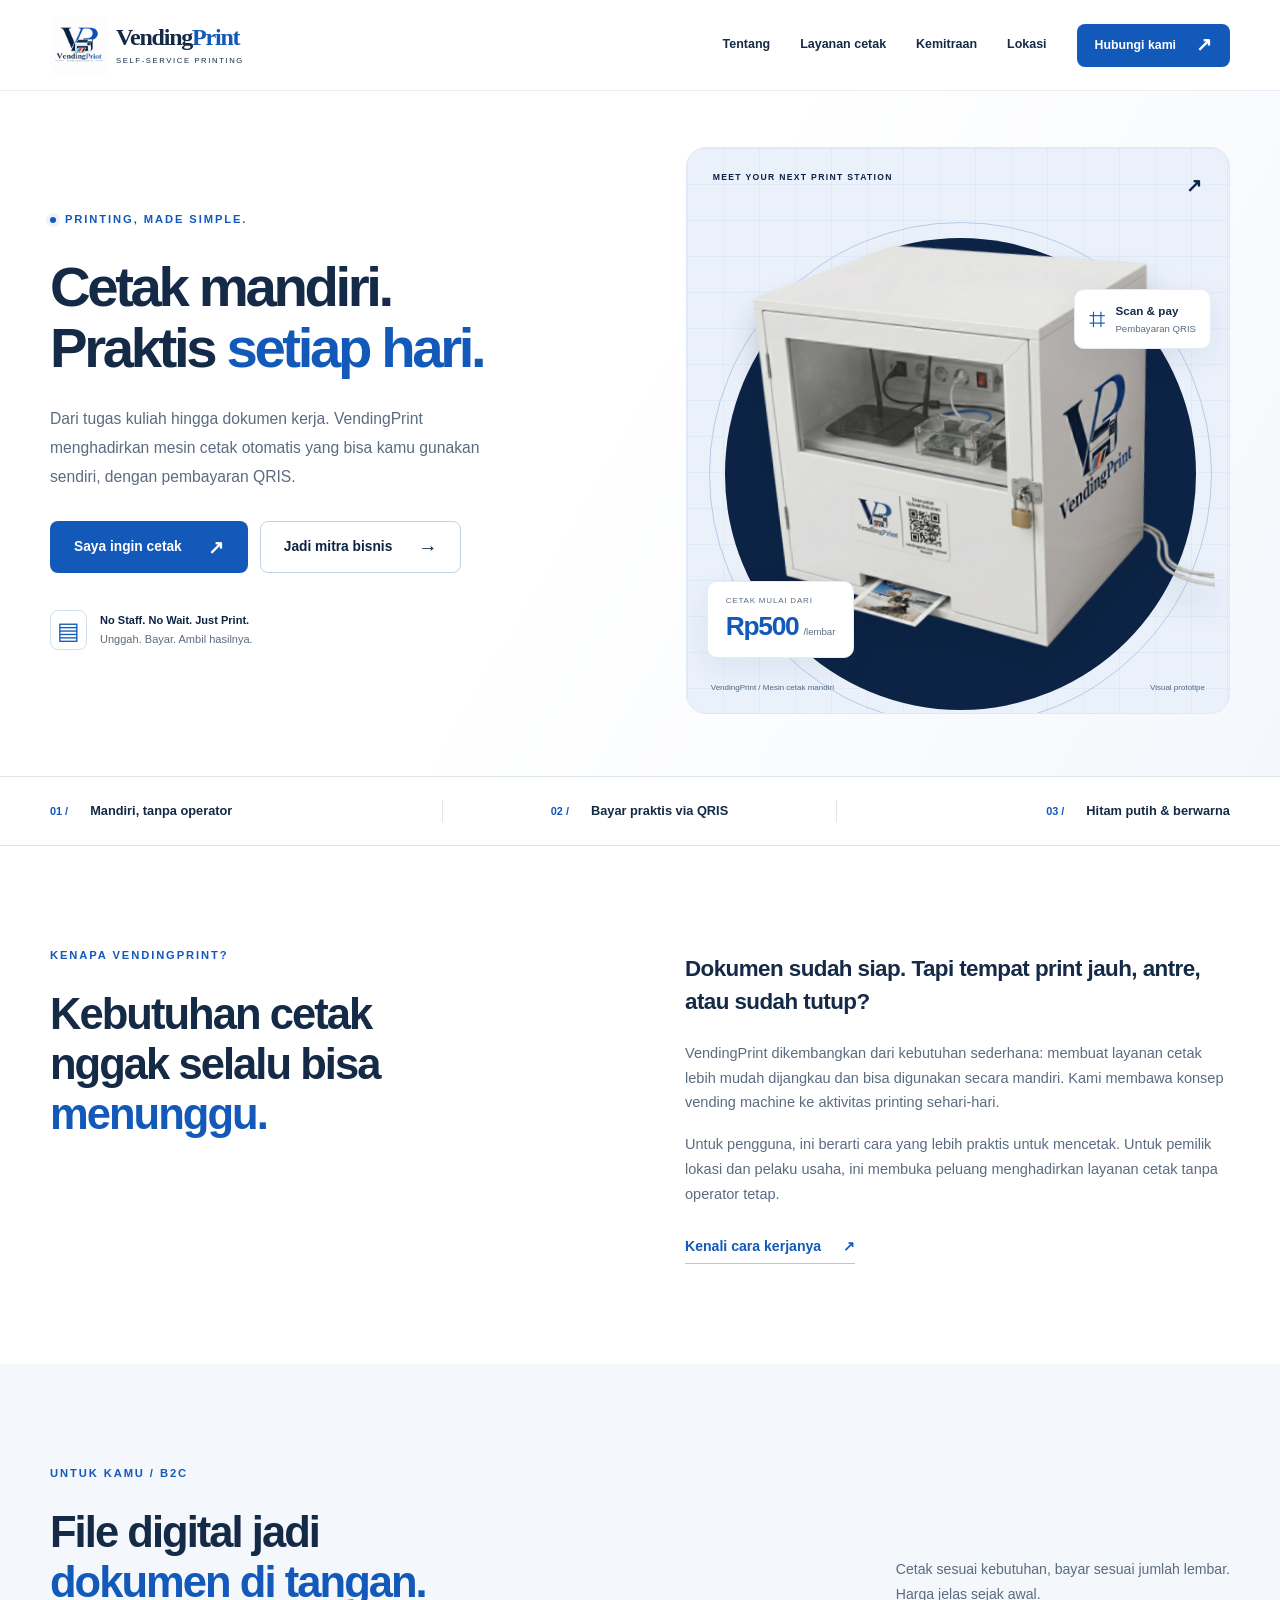
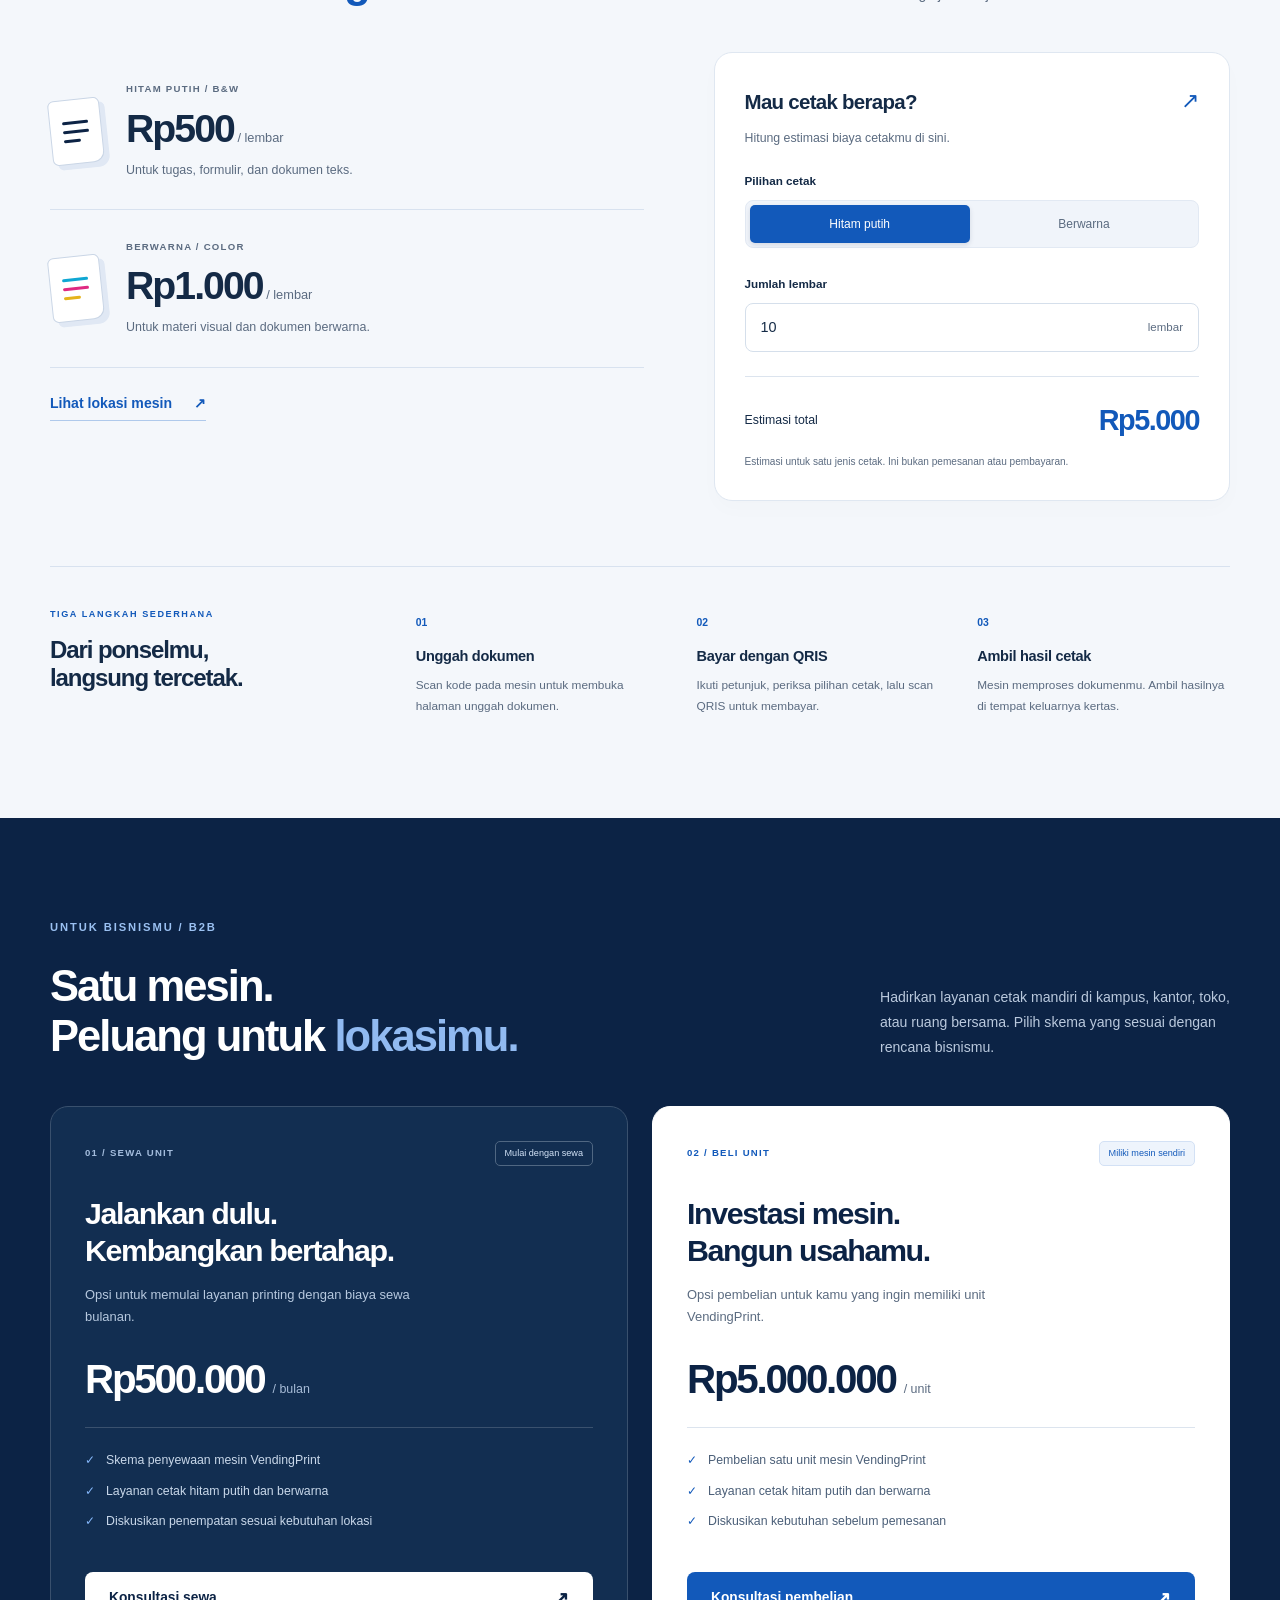
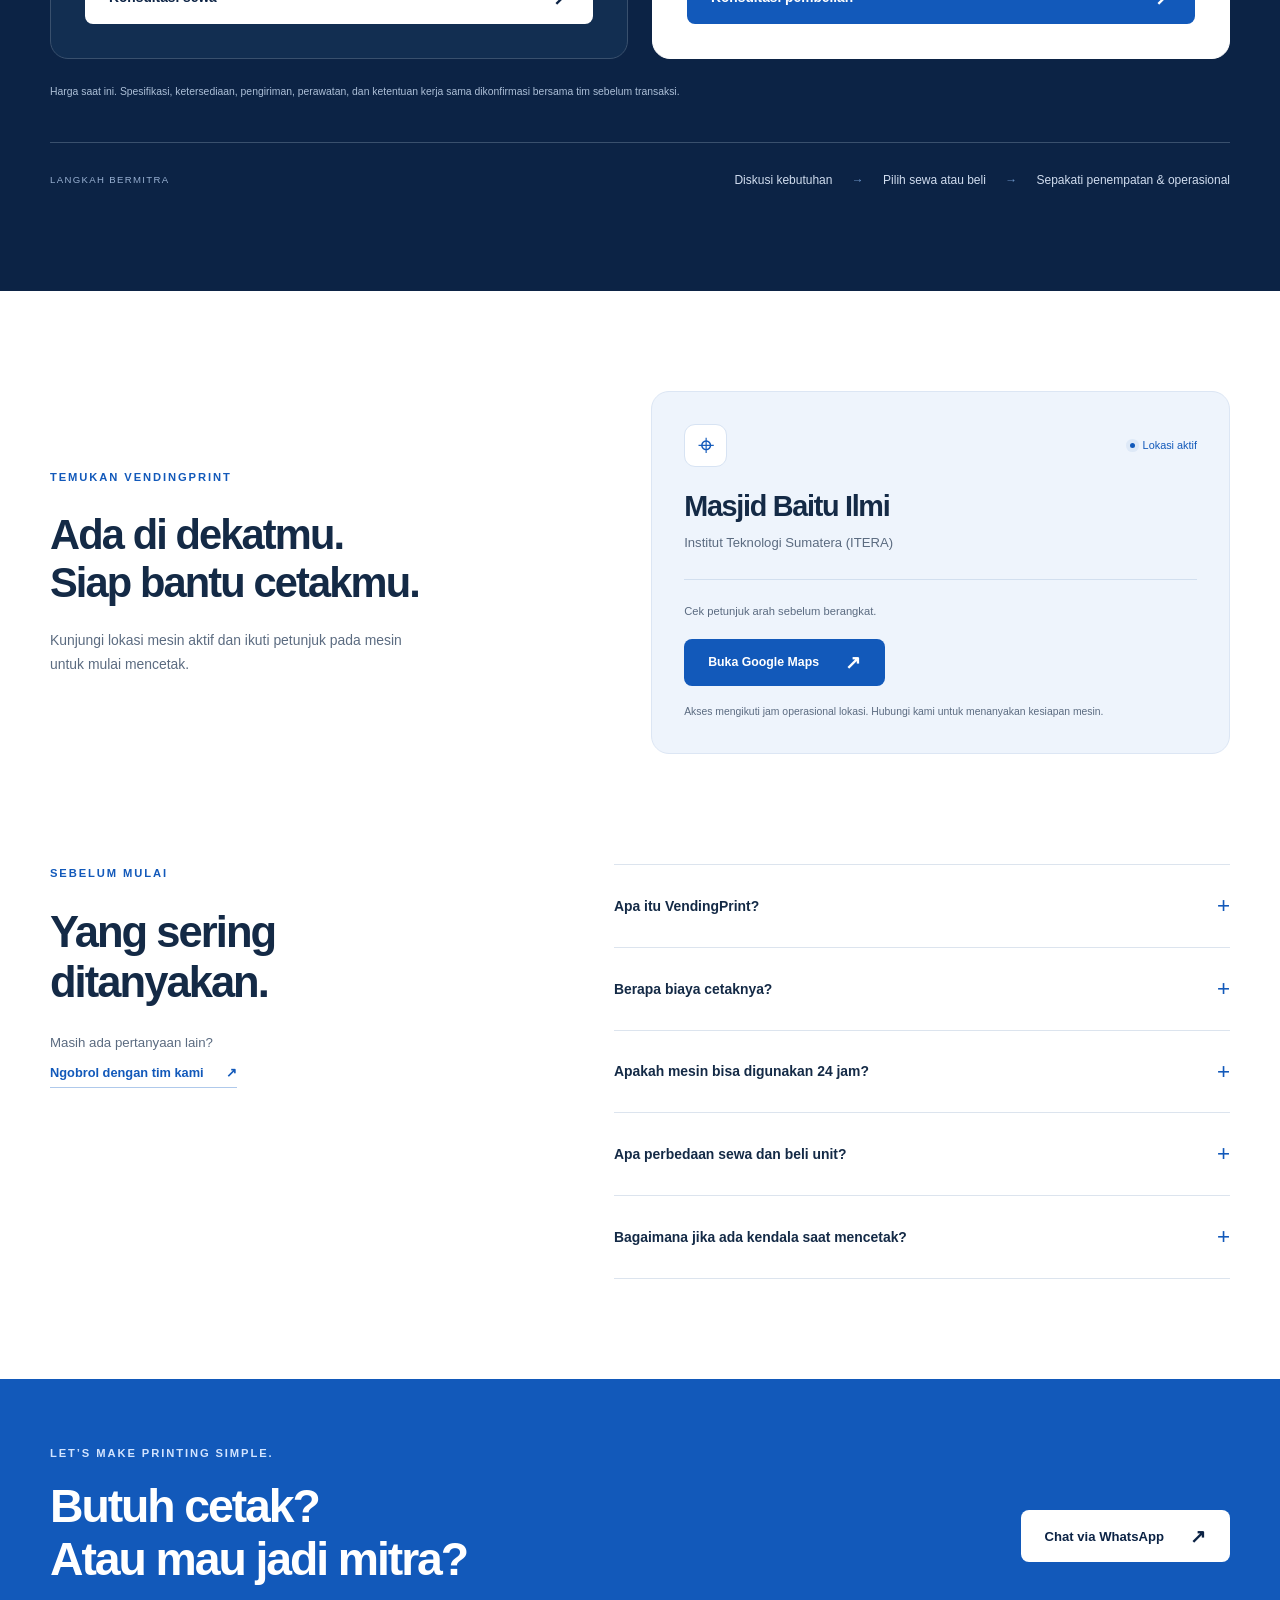
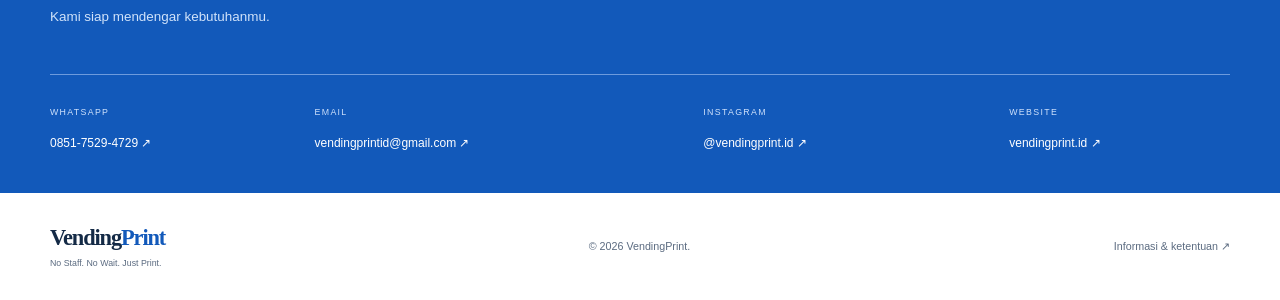
<file: index.html>
<!doctype html>
<html lang="id">
  <head>
    <meta charset="UTF-8" />
    <meta name="viewport" content="width=device-width, initial-scale=1" />
    <meta name="theme-color" content="#0c2345" />
    <title>VendingPrint — Cetak Mandiri & Kemitraan Mesin Printing</title>
    <meta
      name="description"
      content="Cetak mandiri di VendingPrint: hitam putih Rp500 dan warna Rp1.000 per lembar. Jadi mitra dengan sewa Rp500.000/bulan atau beli unit Rp5.000.000."
    />
    <meta
      property="og:title"
      content="VendingPrint — No Staff. No Wait. Just Print."
    />
    <meta
      property="og:description"
      content="Layanan cetak mandiri untuk kebutuhanmu. Peluang usaha printing untuk bisnismu."
    />
    <meta property="og:type" content="website" />
    <meta property="og:image" content="https://vendingprint.id/logo.png" />
    <link rel="icon" type="image/png" href="logo.png" />
    <link
      rel="stylesheet"
      href="https://cdn.jsdelivr.net/npm/bootstrap@5.3.3/dist/css/bootstrap.min.css"
    />
    <link rel="stylesheet" href="style.css" />
    <script src="script.js" defer></script>
  </head>
  <body>
    <a class="skip-link" href="#main">Langsung ke konten</a>
    <header class="site-header">
      <div class="container nav-shell">
        <a class="brand" href="#home" aria-label="VendingPrint, beranda"
          ><img src="logo.png" alt="" width="58" height="58" /><span
            >Vending<span class="brand-blue">Print</span
            ><small>SELF-SERVICE PRINTING</small></span
          ></a
        >
        <button
          class="menu-toggle"
          type="button"
          aria-expanded="false"
          aria-controls="main-nav"
          aria-label="Buka menu navigasi"
        >
          <span></span><span></span><span></span>
        </button>
        <nav id="main-nav" class="main-nav" aria-label="Navigasi utama">
          <a href="#tentang">Tentang</a><a href="#cetak">Layanan cetak</a
          ><a href="#mitra">Kemitraan</a><a href="#lokasi">Lokasi</a
          ><a class="button button-small button-primary" href="#kontak"
            >Hubungi kami <span aria-hidden="true">↗</span></a
          >
        </nav>
      </div>
    </header>
    <main id="main">
      <section class="hero" id="home" aria-labelledby="hero-title">
        <div class="container hero-grid">
          <div class="hero-copy">
            <p class="eyebrow">
              <span class="status-dot"></span> PRINTING, MADE SIMPLE.
            </p>
            <h1 id="hero-title">
              Cetak mandiri.<br />Praktis <span>setiap hari.</span>
            </h1>
            <p class="hero-description">
              Dari tugas kuliah hingga dokumen kerja. VendingPrint menghadirkan
              mesin cetak otomatis yang bisa kamu gunakan sendiri, dengan
              pembayaran QRIS.
            </p>
            <div class="hero-actions">
              <a class="button button-primary" href="#cetak"
                >Saya ingin cetak <span aria-hidden="true">↗</span></a
              ><a class="button button-outline" href="#mitra"
                >Jadi mitra bisnis <span aria-hidden="true">→</span></a
              >
            </div>
            <div class="hero-footnote">
              <span class="mini-printer" aria-hidden="true">▤</span
              ><span
                ><strong>No Staff. No Wait. Just Print.</strong><br />Unggah.
                Bayar. Ambil hasilnya.</span
              >
            </div>
          </div>
          <figure class="hero-visual">
            <div class="visual-grid" aria-hidden="true"></div>
            <div class="visual-orbit" aria-hidden="true"></div>
            <div class="visual-heading">
              <span>MEET YOUR NEXT PRINT STATION</span
              ><span aria-hidden="true">↗</span>
            </div>
            <img
              class="machine-image"
              src="VendingPrint.png"
              alt="Prototipe mesin VendingPrint dalam kabinet putih dengan QR untuk mengunggah dokumen"
              width="2048"
              height="2048"
              fetchpriority="high"
            />
            <div class="floating-label label-cashless">
              <span class="scan-icon" aria-hidden="true">⌗</span
              ><span
                ><strong>Scan & pay</strong><small>Pembayaran QRIS</small></span
              >
            </div>
            <div class="floating-label label-price">
              <small>CETAK MULAI DARI</small
              ><strong>Rp500<span>/lembar</span></strong>
            </div>
            <figcaption>
              <span>VendingPrint / Mesin cetak mandiri</span
              ><span>Visual prototipe</span>
            </figcaption>
          </figure>
        </div>
      </section>
      <div class="benefit-strip">
        <div class="container benefit-grid">
          <div>
            <span aria-hidden="true">01 /</span
            ><strong>Mandiri, tanpa operator</strong>
          </div>
          <div>
            <span aria-hidden="true">02 /</span
            ><strong>Bayar praktis via QRIS</strong>
          </div>
          <div>
            <span aria-hidden="true">03 /</span
            ><strong>Hitam putih & berwarna</strong>
          </div>
        </div>
      </div>

      <section
        class="section about-section"
        id="tentang"
        aria-labelledby="about-title"
      >
        <div class="container about-grid">
          <div>
            <p class="eyebrow">KENAPA VENDINGPRINT?</p>
            <h2 id="about-title">
              Kebutuhan cetak<br />nggak selalu bisa<br /><span
                class="text-blue"
                >menunggu.</span
              >
            </h2>
          </div>
          <div class="about-copy">
            <p class="lead-copy">
              Dokumen sudah siap. Tapi tempat print jauh, antre, atau sudah
              tutup?
            </p>
            <p>
              VendingPrint dikembangkan dari kebutuhan sederhana: membuat
              layanan cetak lebih mudah dijangkau dan bisa digunakan secara
              mandiri. Kami membawa konsep vending machine ke aktivitas printing
              sehari-hari.
            </p>
            <p>
              Untuk pengguna, ini berarti cara yang lebih praktis untuk
              mencetak. Untuk pemilik lokasi dan pelaku usaha, ini membuka
              peluang menghadirkan layanan cetak tanpa operator tetap.
            </p>
            <a class="text-link" href="#cara-kerja"
              >Kenali cara kerjanya <span aria-hidden="true">↗</span></a
            >
          </div>
        </div>
      </section>

      <section
        class="section print-section"
        id="cetak"
        aria-labelledby="print-title"
      >
        <div class="container">
          <div class="section-heading">
            <div>
              <p class="eyebrow">UNTUK KAMU / B2C</p>
              <h2 id="print-title">
                File digital jadi<br /><span class="text-blue"
                  >dokumen di tangan.</span
                >
              </h2>
            </div>
            <p>
              Cetak sesuai kebutuhan, bayar sesuai jumlah lembar.<br />Harga
              jelas sejak awal.
            </p>
          </div>
          <div class="print-layout">
            <div class="print-prices">
              <article class="print-price">
                <div class="paper-symbol bw-paper" aria-hidden="true">
                  <span></span><span></span><span></span>
                </div>
                <div>
                  <p class="price-type">HITAM PUTIH / B&W</p>
                  <h3>Rp500<span> / lembar</span></h3>
                  <p>Untuk tugas, formulir, dan dokumen teks.</p>
                </div>
              </article>
              <article class="print-price">
                <div class="paper-symbol color-paper" aria-hidden="true">
                  <span></span><span></span><span></span>
                </div>
                <div>
                  <p class="price-type">BERWARNA / COLOR</p>
                  <h3>Rp1.000<span> / lembar</span></h3>
                  <p>Untuk materi visual dan dokumen berwarna.</p>
                </div>
              </article>
              <a class="text-link" href="#lokasi"
                >Lihat lokasi mesin <span aria-hidden="true">↗</span></a
              >
            </div>
            <form
              class="calculator"
              id="print-calculator"
              aria-labelledby="calculator-title"
            >
              <div class="calculator-header">
                <h3 id="calculator-title">Mau cetak berapa?</h3>
                <span aria-hidden="true">↗</span>
              </div>
              <p>Hitung estimasi biaya cetakmu di sini.</p>
              <fieldset>
                <legend>Pilihan cetak</legend>
                <div class="print-options">
                  <label
                    ><input
                      type="radio"
                      name="print-type"
                      value="500"
                      checked
                    /><span>Hitam putih</span></label
                  ><label
                    ><input type="radio" name="print-type" value="1000" /><span
                      >Berwarna</span
                    ></label
                  >
                </div>
              </fieldset>
              <label class="field-label" for="sheet-count">Jumlah lembar</label>
              <div class="quantity-field">
                <input
                  type="number"
                  id="sheet-count"
                  name="sheets"
                  min="1"
                  max="10000"
                  step="1"
                  value="10"
                  required
                  aria-describedby="quantity-error"
                /><span>lembar</span>
              </div>
              <p id="quantity-error" class="field-error" hidden>
                Masukkan jumlah bulat antara 1 dan 10.000 lembar.
              </p>
              <div class="calculator-total">
                <span>Estimasi total</span
                ><output id="print-total" for="sheet-count">Rp5.000</output>
              </div>
              <p class="calculator-note">
                Estimasi untuk satu jenis cetak. Ini bukan pemesanan atau
                pembayaran.
              </p>
              <noscript
                ><p>
                  Pilih hitam putih: jumlah lembar × Rp500, atau warna: jumlah
                  lembar × Rp1.000.
                </p></noscript
              >
            </form>
          </div>
          <div class="how-it-works" id="cara-kerja">
            <div class="steps-heading">
              <p class="eyebrow">TIGA LANGKAH SEDERHANA</p>
              <h3>Dari ponselmu,<br />langsung tercetak.</h3>
            </div>
            <ol class="steps-list">
              <li>
                <span class="step-number">01</span>
                <h4>Unggah dokumen</h4>
                <p>
                  Scan kode pada mesin untuk membuka halaman unggah dokumen.
                </p>
              </li>
              <li>
                <span class="step-number">02</span>
                <h4>Bayar dengan QRIS</h4>
                <p>
                  Ikuti petunjuk, periksa pilihan cetak, lalu scan QRIS untuk
                  membayar.
                </p>
              </li>
              <li>
                <span class="step-number">03</span>
                <h4>Ambil hasil cetak</h4>
                <p>
                  Mesin memproses dokumenmu. Ambil hasilnya di tempat keluarnya
                  kertas.
                </p>
              </li>
            </ol>
          </div>
        </div>
      </section>

      <section
        class="section partner-section"
        id="mitra"
        aria-labelledby="partner-title"
      >
        <div class="container">
          <div class="section-heading">
            <div>
              <p class="eyebrow">UNTUK BISNISMU / B2B</p>
              <h2 id="partner-title">
                Satu mesin.<br />Peluang untuk <span>lokasimu.</span>
              </h2>
            </div>
            <p>
              Hadirkan layanan cetak mandiri di kampus, kantor, toko, atau ruang
              bersama. Pilih skema yang sesuai dengan rencana bisnismu.
            </p>
          </div>
          <div class="partner-grid">
            <article class="partner-card">
              <div class="plan-heading">
                <span class="plan-index">01 / SEWA UNIT</span
                ><span class="plan-tag">Mulai dengan sewa</span>
              </div>
              <h3>Jalankan dulu.<br />Kembangkan bertahap.</h3>
              <p>
                Opsi untuk memulai layanan printing dengan biaya sewa bulanan.
              </p>
              <div class="partner-price">Rp500.000<span>/ bulan</span></div>
              <ul class="plan-details">
                <li>Skema penyewaan mesin VendingPrint</li>
                <li>Layanan cetak hitam putih dan berwarna</li>
                <li>Diskusikan penempatan sesuai kebutuhan lokasi</li>
              </ul>
              <a
                class="button button-light"
                href="https://wa.me/6285175294729?text=Halo%20VendingPrint%2C%20saya%20tertarik%20sewa%20unit%20Rp500.000%20per%20bulan.%20Boleh%20minta%20detailnya%3F"
                target="_blank"
                rel="noopener noreferrer"
                >Konsultasi sewa <span aria-hidden="true">↗</span></a
              >
            </article>
            <article class="partner-card partner-card-buy">
              <div class="plan-heading">
                <span class="plan-index">02 / BELI UNIT</span
                ><span class="plan-tag">Miliki mesin sendiri</span>
              </div>
              <h3>Investasi mesin.<br />Bangun usahamu.</h3>
              <p>
                Opsi pembelian untuk kamu yang ingin memiliki unit VendingPrint.
              </p>
              <div class="partner-price">Rp5.000.000<span>/ unit</span></div>
              <ul class="plan-details">
                <li>Pembelian satu unit mesin VendingPrint</li>
                <li>Layanan cetak hitam putih dan berwarna</li>
                <li>Diskusikan kebutuhan sebelum pemesanan</li>
              </ul>
              <a
                class="button button-primary"
                href="https://wa.me/6285175294729?text=Halo%20VendingPrint%2C%20saya%20tertarik%20beli%20unit%20Rp5.000.000.%20Boleh%20minta%20detailnya%3F"
                target="_blank"
                rel="noopener noreferrer"
                >Konsultasi pembelian <span aria-hidden="true">↗</span></a
              >
            </article>
          </div>
          <p class="partner-note">
            Harga saat ini. Spesifikasi, ketersediaan, pengiriman, perawatan,
            dan ketentuan kerja sama dikonfirmasi bersama tim sebelum transaksi.
          </p>
          <div class="partner-process">
            <span>LANGKAH BERMITRA</span>
            <p>
              Diskusi kebutuhan <b aria-hidden="true">→</b> Pilih sewa atau beli
              <b aria-hidden="true">→</b> Sepakati penempatan & operasional
            </p>
          </div>
        </div>
      </section>

      <section
        class="section location-section"
        id="lokasi"
        aria-labelledby="location-title"
      >
        <div class="container location-grid">
          <div>
            <p class="eyebrow">TEMUKAN VENDINGPRINT</p>
            <h2 id="location-title">
              Ada di dekatmu.<br />Siap bantu cetakmu.
            </h2>
            <p>
              Kunjungi lokasi mesin aktif dan ikuti petunjuk pada mesin untuk
              mulai mencetak.
            </p>
          </div>
          <article class="location-card">
            <div class="location-top">
              <span class="location-pin" aria-hidden="true">⌖</span
              ><span class="location-status"
                ><span class="status-dot"></span> Lokasi aktif</span
              >
            </div>
            <h3>Masjid Baitu Ilmi</h3>
            <p>Institut Teknologi Sumatera (ITERA)</p>
            <div class="location-bottom">
              <span>Cek petunjuk arah sebelum berangkat.</span
              ><a
                class="button button-primary"
                href="https://maps.app.goo.gl/g1y97NFmyg1iFwms7"
                target="_blank"
                rel="noopener noreferrer"
                >Buka Google Maps <span aria-hidden="true">↗</span></a
              >
            </div>
            <p class="location-note">
              Akses mengikuti jam operasional lokasi. Hubungi kami untuk
              menanyakan kesiapan mesin.
            </p>
          </article>
        </div>
      </section>

      <section class="section faq-section" id="faq" aria-labelledby="faq-title">
        <div class="container faq-grid">
          <div>
            <p class="eyebrow">SEBELUM MULAI</p>
            <h2 id="faq-title">Yang sering<br />ditanyakan.</h2>
            <p>
              Masih ada pertanyaan lain?<br /><a
                class="text-link"
                href="https://wa.me/6285175294729"
                target="_blank"
                rel="noopener noreferrer"
                >Ngobrol dengan tim kami <span aria-hidden="true">↗</span></a
              >
            </p>
          </div>
          <div class="faq-list">
            <details>
              <summary>Apa itu VendingPrint?</summary>
              <p>
                VendingPrint adalah mesin cetak mandiri dalam kabinet. Pengguna
                mengunggah dokumen melalui halaman yang diakses dari kode pada
                mesin, membayar via QRIS, lalu mengambil hasil cetak tanpa
                operator tetap.
              </p>
            </details>
            <details>
              <summary>Berapa biaya cetaknya?</summary>
              <p>
                Cetak hitam putih Rp500 per lembar dan cetak berwarna Rp1.000
                per lembar. Periksa pilihan dan total biaya pada halaman cetak
                sebelum membayar.
              </p>
            </details>
            <details>
              <summary>Apakah mesin bisa digunakan 24 jam?</summary>
              <p>
                Konsep mesin mendukung layanan mandiri tanpa operator tetap.
                Akses penggunaan mengikuti jam buka tempat mesin berada serta
                kesiapan operasional mesin. Konfirmasikan kepada tim jika ingin
                datang di luar jam biasa.
              </p>
            </details>
            <details>
              <summary>Apa perbedaan sewa dan beli unit?</summary>
              <p>
                Sewa menggunakan skema Rp500.000 per bulan, sedangkan pembelian
                unit Rp5.000.000 per unit. Hubungi tim untuk membahas
                spesifikasi, durasi sewa, perawatan, dan rincian biaya sebelum
                menentukan pilihan.
              </p>
            </details>
            <details>
              <summary>Bagaimana jika ada kendala saat mencetak?</summary>
              <p>
                Hubungi WhatsApp 0851-7529-4729. Sertakan lokasi mesin, waktu
                transaksi, dan penjelasan kendala. Jika sudah membayar, siapkan
                bukti transaksi agar tim dapat membantu memeriksa.
              </p>
            </details>
          </div>
        </div>
      </section>

      <section
        class="contact-section"
        id="kontak"
        aria-labelledby="contact-title"
      >
        <div class="container">
          <div class="contact-heading">
            <div>
              <p class="eyebrow">LET’S MAKE PRINTING SIMPLE.</p>
              <h2 id="contact-title">Butuh cetak?<br />Atau mau jadi mitra?</h2>
              <p>Kami siap mendengar kebutuhanmu.</p>
            </div>
            <a
              class="button button-light"
              href="https://wa.me/6285175294729?text=Halo%20VendingPrint%2C%20saya%20ingin%20bertanya%20tentang%20layanan%20dan%20kemitraan."
              target="_blank"
              rel="noopener noreferrer"
              >Chat via WhatsApp <span aria-hidden="true">↗</span></a
            >
          </div>
          <div class="contact-links">
            <a
              href="https://wa.me/6285175294729"
              target="_blank"
              rel="noopener noreferrer"
              ><span>WHATSAPP</span><strong>0851-7529-4729 ↗</strong></a
            ><a href="mailto:vendingprintid@gmail.com"
              ><span>EMAIL</span><strong>vendingprintid@gmail.com ↗</strong></a
            ><a
              href="https://www.instagram.com/vendingprint.id/"
              target="_blank"
              rel="noopener noreferrer"
              ><span>INSTAGRAM</span><strong>@vendingprint.id ↗</strong></a
            ><a
              href="https://vendingprint.id"
              target="_blank"
              rel="noopener noreferrer"
              ><span>WEBSITE</span><strong>vendingprint.id ↗</strong></a
            >
          </div>
        </div>
      </section>
    </main>
    <footer class="site-footer">
      <div class="container footer-layout">
        <a class="footer-wordmark" href="#home"
          >Vending<span>Print</span
          ><small>No Staff. No Wait. Just Print.</small></a
        >
        <p>© <span data-year>2026</span> VendingPrint.</p>
        <a href="terms.html"
          >Informasi & ketentuan <span aria-hidden="true">↗</span></a
        >
      </div>
    </footer>
  </body>
</html>
</file>
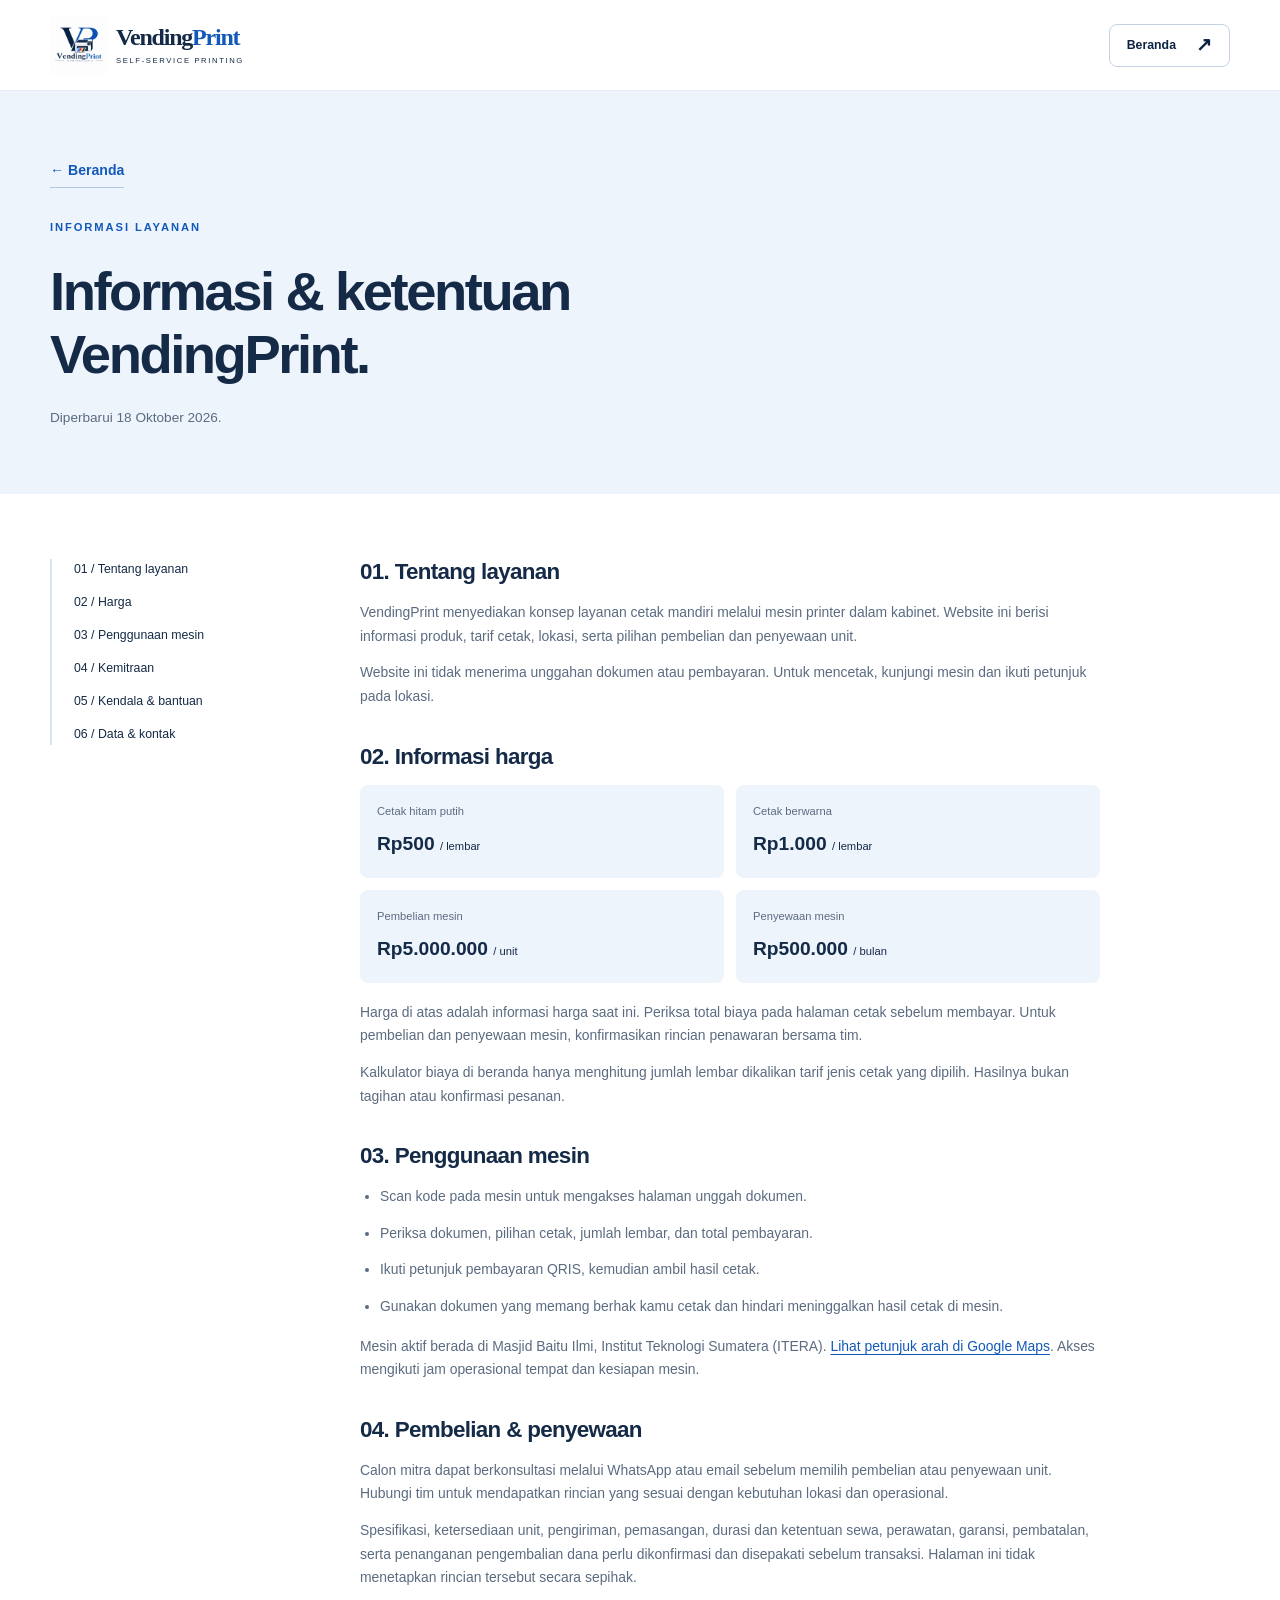
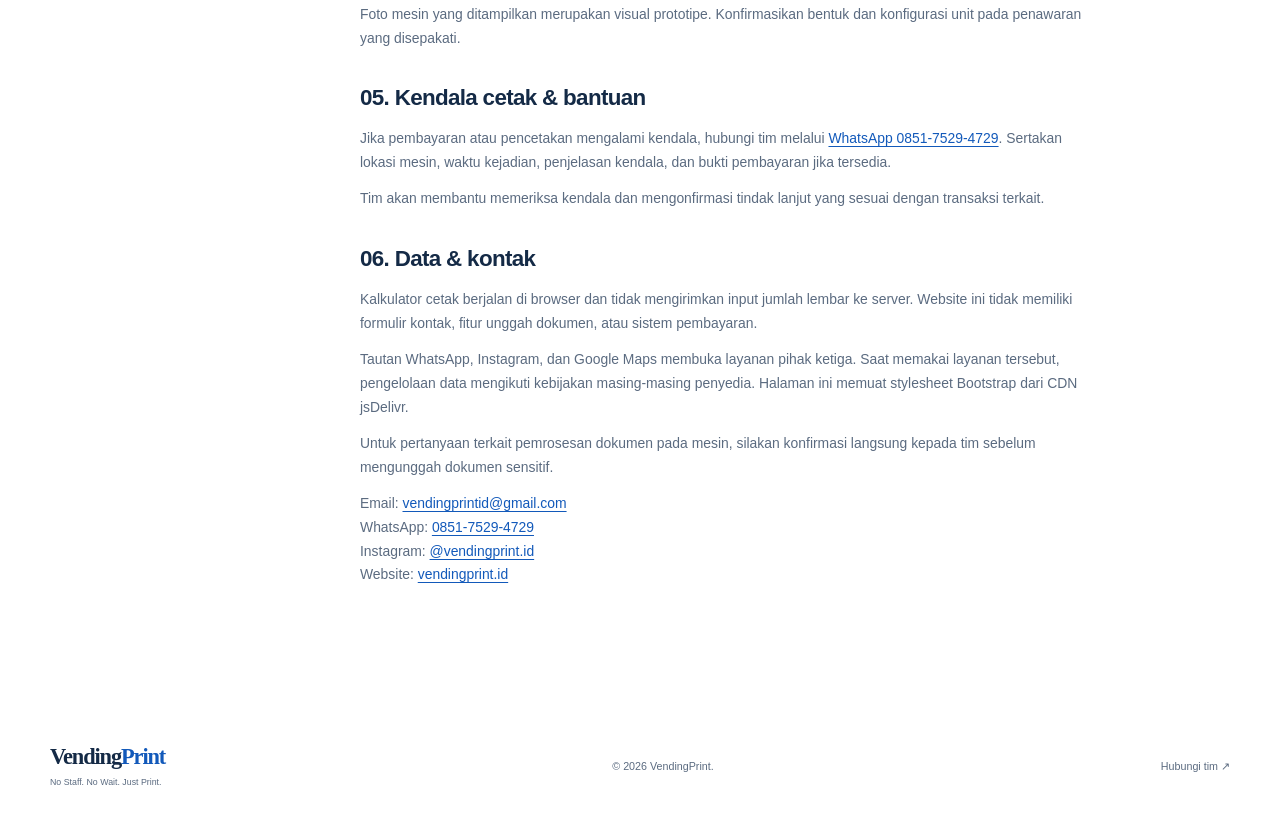
<file: terms.html>
<!doctype html>
<html lang="id">
  <head>
    <meta charset="UTF-8" />
    <meta name="viewport" content="width=device-width, initial-scale=1" />
    <meta name="theme-color" content="#0c2345" />
    <title>Informasi & Ketentuan — VendingPrint</title>
    <meta
      name="description"
      content="Informasi layanan cetak, harga, kemitraan, dan kontak bantuan VendingPrint."
    />
    <link rel="icon" type="image/png" href="logo.png" />
    <link
      rel="stylesheet"
      href="https://cdn.jsdelivr.net/npm/bootstrap@5.3.3/dist/css/bootstrap.min.css"
    />
    <link rel="stylesheet" href="style.css" />
    <script src="script.js" defer></script>
  </head>
  <body>
    <a class="skip-link" href="#main">Langsung ke konten</a>
    <header class="site-header terms-header">
      <div class="container nav-shell">
        <a class="brand" href="index.html" aria-label="VendingPrint, beranda"
          ><img src="logo.png" alt="" width="58" height="58" /><span
            >Vending<span class="brand-blue">Print</span
            ><small>SELF-SERVICE PRINTING</small></span
          ></a
        ><a class="button button-small button-outline" href="index.html"
          >Beranda <span aria-hidden="true">↗</span></a
        >
      </div>
    </header>
    <main id="main">
      <section class="terms-hero">
        <div class="container">
          <a class="text-link" href="index.html">← Beranda</a>
          <p class="eyebrow">INFORMASI LAYANAN</p>
          <h1>Informasi & ketentuan VendingPrint.</h1>
          <p>Diperbarui 18 Oktober 2026.</p>
        </div>
      </section>
      <div class="container terms-layout">
        <nav class="terms-toc" aria-label="Daftar isi">
          <a href="#layanan">01 / Tentang layanan</a
          ><a href="#harga">02 / Harga</a
          ><a href="#penggunaan">03 / Penggunaan mesin</a
          ><a href="#kemitraan">04 / Kemitraan</a
          ><a href="#bantuan">05 / Kendala & bantuan</a
          ><a href="#privasi">06 / Data & kontak</a>
        </nav>
        <div class="terms-content">
          <section id="layanan">
            <h2>01. Tentang layanan</h2>
            <p>
              VendingPrint menyediakan konsep layanan cetak mandiri melalui
              mesin printer dalam kabinet. Website ini berisi informasi produk,
              tarif cetak, lokasi, serta pilihan pembelian dan penyewaan unit.
            </p>
            <p>
              Website ini tidak menerima unggahan dokumen atau pembayaran. Untuk
              mencetak, kunjungi mesin dan ikuti petunjuk pada lokasi.
            </p>
          </section>
          <section id="harga">
            <h2>02. Informasi harga</h2>
            <dl class="terms-price-list">
              <div>
                <dt>Cetak hitam putih</dt>
                <dd>Rp500 <span>/ lembar</span></dd>
              </div>
              <div>
                <dt>Cetak berwarna</dt>
                <dd>Rp1.000 <span>/ lembar</span></dd>
              </div>
              <div>
                <dt>Pembelian mesin</dt>
                <dd>Rp5.000.000 <span>/ unit</span></dd>
              </div>
              <div>
                <dt>Penyewaan mesin</dt>
                <dd>Rp500.000 <span>/ bulan</span></dd>
              </div>
            </dl>
            <p>
              Harga di atas adalah informasi harga saat ini. Periksa total biaya
              pada halaman cetak sebelum membayar. Untuk pembelian dan penyewaan
              mesin, konfirmasikan rincian penawaran bersama tim.
            </p>
            <p>
              Kalkulator biaya di beranda hanya menghitung jumlah lembar
              dikalikan tarif jenis cetak yang dipilih. Hasilnya bukan tagihan
              atau konfirmasi pesanan.
            </p>
          </section>
          <section id="penggunaan">
            <h2>03. Penggunaan mesin</h2>
            <ul>
              <li>
                Scan kode pada mesin untuk mengakses halaman unggah dokumen.
              </li>
              <li>
                Periksa dokumen, pilihan cetak, jumlah lembar, dan total
                pembayaran.
              </li>
              <li>
                Ikuti petunjuk pembayaran QRIS, kemudian ambil hasil cetak.
              </li>
              <li>
                Gunakan dokumen yang memang berhak kamu cetak dan hindari
                meninggalkan hasil cetak di mesin.
              </li>
            </ul>
            <p>
              Mesin aktif berada di Masjid Baitu Ilmi, Institut Teknologi
              Sumatera (ITERA).
              <a
                href="https://maps.app.goo.gl/g1y97NFmyg1iFwms7"
                target="_blank"
                rel="noopener noreferrer"
                >Lihat petunjuk arah di Google Maps</a
              >. Akses mengikuti jam operasional tempat dan kesiapan mesin.
            </p>
          </section>
          <section id="kemitraan">
            <h2>04. Pembelian & penyewaan</h2>
            <p>
              Calon mitra dapat berkonsultasi melalui WhatsApp atau email
              sebelum memilih pembelian atau penyewaan unit. Hubungi tim untuk
              mendapatkan rincian yang sesuai dengan kebutuhan lokasi dan
              operasional.
            </p>
            <p>
              Spesifikasi, ketersediaan unit, pengiriman, pemasangan, durasi dan
              ketentuan sewa, perawatan, garansi, pembatalan, serta penanganan
              pengembalian dana perlu dikonfirmasi dan disepakati sebelum
              transaksi. Halaman ini tidak menetapkan rincian tersebut secara
              sepihak.
            </p>
            <p>
              Foto mesin yang ditampilkan merupakan visual prototipe.
              Konfirmasikan bentuk dan konfigurasi unit pada penawaran yang
              disepakati.
            </p>
          </section>
          <section id="bantuan">
            <h2>05. Kendala cetak & bantuan</h2>
            <p>
              Jika pembayaran atau pencetakan mengalami kendala, hubungi tim
              melalui
              <a
                href="https://wa.me/6285175294729"
                target="_blank"
                rel="noopener noreferrer"
                >WhatsApp 0851-7529-4729</a
              >. Sertakan lokasi mesin, waktu kejadian, penjelasan kendala, dan
              bukti pembayaran jika tersedia.
            </p>
            <p>
              Tim akan membantu memeriksa kendala dan mengonfirmasi tindak
              lanjut yang sesuai dengan transaksi terkait.
            </p>
          </section>
          <section id="privasi">
            <h2>06. Data & kontak</h2>
            <p>
              Kalkulator cetak berjalan di browser dan tidak mengirimkan input
              jumlah lembar ke server. Website ini tidak memiliki formulir
              kontak, fitur unggah dokumen, atau sistem pembayaran.
            </p>
            <p>
              Tautan WhatsApp, Instagram, dan Google Maps membuka layanan pihak
              ketiga. Saat memakai layanan tersebut, pengelolaan data mengikuti
              kebijakan masing-masing penyedia. Halaman ini memuat stylesheet
              Bootstrap dari CDN jsDelivr.
            </p>
            <p>
              Untuk pertanyaan terkait pemrosesan dokumen pada mesin, silakan
              konfirmasi langsung kepada tim sebelum mengunggah dokumen
              sensitif.
            </p>
            <p>
              Email:
              <a href="mailto:vendingprintid@gmail.com"
                >vendingprintid@gmail.com</a
              ><br />WhatsApp:
              <a
                href="https://wa.me/6285175294729"
                target="_blank"
                rel="noopener noreferrer"
                >0851-7529-4729</a
              ><br />Instagram:
              <a
                href="https://www.instagram.com/vendingprint.id/"
                target="_blank"
                rel="noopener noreferrer"
                >@vendingprint.id</a
              ><br />Website:
              <a
                href="https://vendingprint.id"
                target="_blank"
                rel="noopener noreferrer"
                >vendingprint.id</a
              >
            </p>
          </section>
        </div>
      </div>
    </main>
    <footer class="site-footer">
      <div class="container footer-layout">
        <a class="footer-wordmark" href="index.html"
          >Vending<span>Print</span
          ><small>No Staff. No Wait. Just Print.</small></a
        >
        <p>© <span data-year>2026</span> VendingPrint.</p>
        <a href="index.html#kontak"
          >Hubungi tim <span aria-hidden="true">↗</span></a
        >
      </div>
    </footer>
  </body>
</html>
</file>
<file: style.css>
:root {
  --navy: #0c2345;
  --blue: #1259ba;
  --blue-dark: #09499f;
  --pale: #eef4fc;
  --ink: #142a46;
  --muted: #5b6b80;
  --line: #dce4ee;
  --white: #fff;
  --radius: 18px;
  --bs-body-font-family: "Avenir Next", "Segoe UI", Arial, sans-serif;
  --bs-body-color: var(--ink);
}
* {
  box-sizing: border-box;
}
html {
  scroll-behavior: smooth;
  scroll-padding-top: 100px;
}
body {
  margin: 0;
  font-family: var(--bs-body-font-family);
  color: var(--ink);
  background: #fff;
  line-height: 1.7;
  -webkit-font-smoothing: antialiased;
}
a {
  color: inherit;
  text-decoration: none;
}
button,
input {
  font: inherit;
}
button,
a,
input,
summary {
  -webkit-tap-highlight-color: transparent;
}
a,
button,
input,
summary {
  touch-action: manipulation;
}
img {
  max-width: 100%;
  height: auto;
}
h1,
h2,
h3,
h4,
p,
figure {
  margin: 0;
}
h1,
h2,
h3,
h4 {
  font-weight: 700;
  line-height: 1.15;
  letter-spacing: -0.045em;
}
p {
  color: var(--muted);
}
h2 {
  font-size: clamp(2.1rem, 3.4vw, 3.25rem);
}
h3 {
  font-size: 1.5rem;
}
a:focus-visible,
button:focus-visible,
input:focus-visible,
summary:focus-visible {
  outline: 3px solid #2694ed;
  outline-offset: 5px;
}
::selection {
  background: #cee3ff;
  color: var(--navy);
}
.container {
  width: calc(100% - 96px);
  max-width: 1180px;
  margin-inline: auto;
  padding: 0;
}
.section {
  padding: 100px 0;
}
.eyebrow {
  font-size: 0.7rem;
  font-weight: 700;
  letter-spacing: 0.17em;
  color: var(--blue);
  margin-bottom: 24px;
}
.text-blue {
  color: var(--blue);
}
.button {
  display: inline-flex;
  justify-content: center;
  align-items: center;
  gap: 26px;
  min-height: 52px;
  padding: 13px 23px;
  border: 1px solid transparent;
  border-radius: 8px;
  font-size: 0.86rem;
  font-weight: 650;
  line-height: 1.5;
  transition:
    background 0.2s,
    transform 0.2s,
    color 0.2s;
}
.button:hover {
  transform: translateY(-2px);
}
.button span {
  font-size: 1.2rem;
  line-height: 1;
}
.button-primary {
  background: var(--blue);
  color: white;
}
.button-primary:hover {
  background: var(--blue-dark);
  color: white;
}
.button-outline {
  border-color: #c4d1e3;
  color: var(--navy);
  background: transparent;
}
.button-outline:hover {
  background: var(--pale);
}
.button-light {
  color: var(--navy);
  background: white;
}
.button-light:hover {
  background: #e5efff;
}
.button-small {
  min-height: 43px;
  padding: 10px 17px;
  font-size: 0.77rem;
  gap: 20px;
}
.text-link {
  display: inline-flex;
  align-items: center;
  gap: 22px;
  color: var(--blue);
  font-weight: 650;
  font-size: 0.88rem;
  border-bottom: 1px solid #afc9eb;
  padding-bottom: 4px;
}
.text-link:hover {
  color: var(--blue-dark);
  border-color: var(--blue);
}
.skip-link {
  position: fixed;
  top: -100px;
  left: 16px;
  padding: 12px 20px;
  background: var(--navy);
  color: white;
  z-index: 100;
}
.skip-link:focus {
  top: 12px;
}
.site-header {
  position: sticky;
  top: 0;
  z-index: 20;
  background: rgba(255, 255, 255, 0.97);
  border-bottom: 1px solid #e8edf3;
}
.nav-shell {
  display: flex;
  align-items: center;
  justify-content: space-between;
  min-height: 90px;
  gap: 25px;
}
.brand {
  display: flex;
  align-items: center;
  gap: 8px;
  line-height: 1;
  flex-shrink: 0;
}
.brand img {
  object-fit: contain;
}
.brand > span {
  font-family: Georgia, "Times New Roman", serif;
  font-size: 1.5rem;
  font-weight: 700;
  letter-spacing: -0.05em;
}
.brand-blue {
  color: var(--blue);
}
.brand small {
  display: block;
  margin-top: 8px;
  font-family: Arial, sans-serif;
  font-size: 0.48rem;
  letter-spacing: 0.21em;
  font-weight: 400;
}
.main-nav {
  display: flex;
  align-items: center;
  gap: 30px;
  font-size: 0.78rem;
  font-weight: 550;
}
.main-nav > a:not(.button):hover {
  color: var(--blue);
}
.menu-toggle {
  display: none;
}
.hero {
  background: linear-gradient(120deg, #fff 48%, #f4f7fc);
  padding: 56px 0 62px;
}
.hero-grid {
  display: grid;
  grid-template-columns: 1.08fr 1fr;
  align-items: center;
  gap: 48px;
}
.hero .eyebrow {
  display: flex;
  align-items: center;
  gap: 9px;
  margin-bottom: 26px;
}
.status-dot {
  display: inline-block;
  width: 6px;
  height: 6px;
  flex-shrink: 0;
  border-radius: 50%;
  background: var(--blue);
  box-shadow: 0 0 0 4px #1259ba12;
}
.hero h1 {
  font-size: clamp(2.8rem, 4.4vw, 4.2rem);
  line-height: 1.1;
  letter-spacing: -0.06em;
}
.hero h1 > span {
  color: var(--blue);
}
.hero-description {
  max-width: 470px;
  margin-top: 25px;
  font-size: 0.98rem;
  line-height: 1.85;
}
.hero-actions {
  display: flex;
  gap: 12px;
  flex-wrap: wrap;
  margin-top: 30px;
}
.hero-footnote {
  display: flex;
  gap: 13px;
  align-items: center;
  margin-top: 37px;
  font-size: 0.69rem;
  color: var(--muted);
  line-height: 1.8;
}
.hero-footnote strong {
  color: var(--navy);
  font-weight: 600;
}
.mini-printer {
  display: flex;
  align-items: center;
  justify-content: center;
  width: 37px;
  height: 40px;
  border: 1px solid #d3deeb;
  border-radius: 8px;
  color: var(--blue);
  font-size: 1.5rem;
}
.hero-visual {
  position: relative;
  isolation: isolate;
  min-width: 0;
  aspect-ratio: 0.96;
  background: #eaf1fb;
  border: 1px solid #dfe8f5;
  border-radius: 20px;
  overflow: hidden;
}
.visual-grid {
  position: absolute;
  inset: 0;
  z-index: -2;
  background-image:
    linear-gradient(#c5d6ec40 1px, transparent 1px),
    linear-gradient(90deg, #c5d6ec40 1px, transparent 1px);
  background-size: 36px 36px;
}
.visual-orbit {
  position: absolute;
  width: 87%;
  aspect-ratio: 1;
  left: 7%;
  top: 16%;
  border-radius: 50%;
  background: var(--navy);
  z-index: -1;
}
.visual-orbit::after {
  content: "";
  position: absolute;
  inset: -16px;
  border: 1px solid #b8cbe6;
  border-radius: 50%;
}
.visual-heading {
  position: absolute;
  left: 26px;
  right: 26px;
  top: 22px;
  display: flex;
  justify-content: space-between;
  font-size: 0.54rem;
  letter-spacing: 0.15em;
  font-weight: 650;
  color: var(--navy);
}
.visual-heading > span:last-child {
  font-size: 1.2rem;
}
.machine-image {
  display: block;
  position: absolute;
  inset: 8% 0 auto 0;
  width: 100%;
  height: 88%;
  object-fit: contain;
  filter: drop-shadow(0 20px 15px #06182b33);
  transform: rotate(-3deg);
}
.floating-label {
  position: absolute;
  background: #fff;
  box-shadow: 0 9px 30px #10284612;
  border: 1px solid #e5ecf6;
  border-radius: 10px;
  z-index: 2;
}
.label-cashless {
  display: flex;
  align-items: center;
  gap: 10px;
  right: 18px;
  top: 25%;
  padding: 11px 14px;
}
.scan-icon {
  font-size: 1.8rem;
  color: var(--blue);
  line-height: 1;
}
.floating-label strong,
.floating-label small {
  display: block;
}
.label-cashless strong {
  font-size: 0.73rem;
}
.label-cashless small {
  font-size: 0.6rem;
  color: var(--muted);
}
.label-price {
  left: 20px;
  bottom: 55px;
  padding: 12px 18px;
}
.label-price > small {
  font-size: 0.5rem;
  letter-spacing: 0.1em;
  color: var(--muted);
}
.label-price > strong {
  font-size: 1.65rem;
  letter-spacing: -0.05em;
  line-height: 1.4;
  color: var(--blue);
}
.label-price strong > span {
  font-size: 0.6rem;
  color: var(--muted);
  font-weight: 400;
  letter-spacing: 0;
  margin-left: 5px;
}
.hero-visual figcaption {
  position: absolute;
  bottom: 18px;
  left: 24px;
  right: 24px;
  display: flex;
  justify-content: space-between;
  font-size: 0.5rem;
  color: #536982;
  gap: 10px;
}
.benefit-strip {
  border-block: 1px solid var(--line);
  background: #fff;
}
.benefit-grid {
  display: grid;
  grid-template-columns: repeat(3, 1fr);
  padding-block: 23px;
}
.benefit-grid > div {
  display: flex;
  align-items: center;
  justify-content: center;
  gap: 22px;
  border-right: 1px solid var(--line);
  font-size: 0.8rem;
}
.benefit-grid > div:first-child {
  justify-content: flex-start;
}
.benefit-grid > div:last-child {
  border: 0;
  justify-content: flex-end;
}
.benefit-grid span {
  color: var(--blue);
  font-size: 0.68rem;
  font-weight: 600;
}
.benefit-grid strong {
  font-weight: 600;
}
.about-grid {
  display: grid;
  grid-template-columns: 1fr 1fr;
  gap: 90px;
}
.about-copy {
  padding-top: 6px;
}
.about-copy .lead-copy {
  font-size: 1.4rem;
  font-weight: 550;
  line-height: 1.5;
  color: var(--ink);
  letter-spacing: -0.025em;
  margin-bottom: 22px;
}
.about-copy > p {
  font-size: 0.91rem;
  margin-bottom: 17px;
}
.about-copy .text-link {
  margin-top: 12px;
}
.print-section {
  background: #f4f7fb;
}
.section-heading {
  display: flex;
  justify-content: space-between;
  align-items: flex-end;
  gap: 60px;
  margin-bottom: 45px;
}
.section-heading > p {
  max-width: 350px;
  font-size: 0.88rem;
  line-height: 1.8;
}
.print-layout {
  display: grid;
  grid-template-columns: 1fr 0.87fr;
  gap: 70px;
}
.print-prices {
  padding-top: 5px;
}
.print-price {
  display: flex;
  align-items: center;
  gap: 24px;
  padding: 24px 0 28px;
  border-bottom: 1px solid #d8e2ef;
}
.print-price + .print-price {
  padding-top: 29px;
}
.paper-symbol {
  width: 52px;
  height: 65px;
  border-radius: 6px 6px 11px 6px;
  background: white;
  border: 1px solid #cad6e6;
  display: flex;
  flex-direction: column;
  justify-content: center;
  align-items: center;
  gap: 6px;
  transform: rotate(-6deg);
  flex-shrink: 0;
  box-shadow: 5px 5px 0 #e0e8f4;
}
.paper-symbol span {
  height: 3px;
  width: 26px;
  border-radius: 2px;
  background: var(--navy);
}
.paper-symbol span:last-child {
  width: 17px;
  align-self: flex-start;
  margin-left: 12px;
}
.color-paper span:nth-child(1) {
  background: #0fa7d3;
}
.color-paper span:nth-child(2) {
  background: #df2981;
}
.color-paper span:nth-child(3) {
  background: #e5b31b;
}
.price-type {
  font-size: 0.6rem;
  font-weight: 700;
  letter-spacing: 0.13em;
  color: var(--muted);
  margin-bottom: 8px;
}
.print-price h3 {
  font-size: 2.45rem;
  letter-spacing: -0.05em;
}
.print-price h3 span {
  font-size: 0.8rem;
  letter-spacing: 0;
  font-weight: 400;
  color: var(--muted);
}
.print-price > div > p:last-child {
  font-size: 0.78rem;
  margin-top: 9px;
}
.print-prices > .text-link {
  margin-top: 24px;
}
.calculator {
  border: 1px solid #dfe7f1;
  border-radius: var(--radius);
  padding: 30px;
  background: white;
  box-shadow: 0 9px 20px #10284604;
}
.calculator-header {
  display: flex;
  justify-content: space-between;
  align-items: center;
}
.calculator-header > span {
  font-size: 1.35rem;
  color: var(--blue);
}
.calculator h3 {
  font-size: 1.28rem;
  letter-spacing: -0.035em;
}
.calculator > p {
  font-size: 0.77rem;
  margin: 8px 0 22px;
}
.calculator fieldset {
  border: 0;
  padding: 0;
  margin: 0 0 21px;
  min-width: 0;
}
.calculator legend,
.field-label {
  font-size: 0.73rem;
  font-weight: 600;
  float: none;
  width: auto;
  margin-bottom: 9px;
}
.print-options {
  display: grid;
  grid-template-columns: 1fr 1fr;
  padding: 4px;
  background: #f0f4fa;
  border: 1px solid #e2e9f3;
  border-radius: 8px;
  gap: 4px;
}
.print-options label {
  position: relative;
  cursor: pointer;
  text-align: center;
  font-size: 0.75rem;
  margin: 0;
}
.print-options input {
  position: absolute;
  opacity: 0;
  inset: 0;
  width: 100%;
  height: 100%;
  cursor: pointer;
}
.print-options span {
  display: block;
  padding: 9px 5px;
  border-radius: 5px;
  color: var(--muted);
  pointer-events: none;
}
.print-options input:checked + span {
  background: var(--blue);
  color: #fff;
  box-shadow: 0 2px 5px #0c234520;
}
.print-options input:focus-visible + span {
  outline: 3px solid #2694ed;
  outline-offset: 2px;
}
.quantity-field {
  display: flex;
  align-items: center;
  position: relative;
  border: 1px solid #d5dfeb;
  border-radius: 8px;
  overflow: hidden;
}
.quantity-field:focus-within {
  outline: 2px solid var(--blue);
  outline-offset: 2px;
}
.quantity-field input {
  border: 0;
  background: transparent;
  color: var(--ink);
  padding: 11px 15px;
  width: 100%;
  min-width: 0;
  font-size: 0.9rem;
  outline: none;
}
.quantity-field > span {
  font-size: 0.72rem;
  color: var(--muted);
  padding-right: 15px;
}
.calculator-total {
  display: flex;
  justify-content: space-between;
  align-items: center;
  border-top: 1px solid var(--line);
  padding-top: 19px;
  margin-top: 24px;
  gap: 10px;
}
.calculator-total > span {
  font-size: 0.77rem;
}
.calculator-total output {
  font-size: 1.8rem;
  font-weight: 700;
  color: var(--blue);
  letter-spacing: -0.05em;
}
.calculator .calculator-note {
  font-size: 0.63rem;
  margin: 8px 0 0;
}
.calculator .field-error {
  font-size: 0.72rem;
  color: #a42a29;
  margin: 8px 0 0;
}
.how-it-works {
  border-top: 1px solid #d8e2ef;
  margin-top: 65px;
  padding-top: 40px;
  display: grid;
  grid-template-columns: 0.8fr 2fr;
  gap: 40px;
  scroll-margin-top: 20px;
}
.steps-heading .eyebrow {
  font-size: 0.57rem;
  margin-bottom: 14px;
}
.steps-heading h3 {
  font-size: 1.5rem;
}
.steps-list {
  list-style: none;
  display: grid;
  grid-template-columns: repeat(3, 1fr);
  gap: 28px;
  margin: 0;
  padding: 0;
}
.step-number {
  display: inline-block;
  font-size: 0.65rem;
  color: var(--blue);
  font-weight: 700;
  margin-bottom: 17px;
}
.steps-list h4 {
  font-size: 0.91rem;
  letter-spacing: -0.02em;
  margin-bottom: 10px;
}
.steps-list p {
  font-size: 0.74rem;
  line-height: 1.8;
}
.partner-section {
  background: var(--navy);
  color: #fff;
}
.partner-section .eyebrow {
  color: #9bc1f2;
}
.partner-section h2 span {
  color: #91baf1;
}
.partner-section .section-heading > p {
  color: #bac9dd;
}
.partner-grid {
  display: grid;
  grid-template-columns: 1fr 1fr;
  gap: 24px;
}
.partner-card {
  display: flex;
  flex-direction: column;
  padding: 34px;
  border: 1px solid #39506d;
  border-radius: var(--radius);
  background: #122e51;
}
.plan-heading {
  display: flex;
  justify-content: space-between;
  align-items: center;
  gap: 15px;
  margin-bottom: 29px;
}
.plan-index {
  font-size: 0.6rem;
  letter-spacing: 0.13em;
  font-weight: 600;
  color: #a4bddd;
}
.plan-tag {
  font-size: 0.57rem;
  border: 1px solid #506782;
  border-radius: 5px;
  padding: 4px 9px;
  color: #d4e4f8;
}
.partner-card h3 {
  font-size: 1.9rem;
  line-height: 1.2;
}
.partner-card > p {
  font-size: 0.81rem;
  color: #b7c9df;
  max-width: 340px;
  margin-top: 16px;
  min-height: 46px;
}
.partner-price {
  font-size: clamp(2rem, 3.15vw, 3rem);
  line-height: 1.1;
  letter-spacing: -0.055em;
  font-weight: 650;
  padding: 27px 0 25px;
  white-space: nowrap;
}
.partner-price span {
  font-size: 0.78rem;
  color: #a7bcd7;
  letter-spacing: 0;
  font-weight: 400;
  margin-left: 8px;
}
.plan-details {
  list-style: none;
  padding: 22px 0 0;
  margin: 0 0 30px;
  border-top: 1px solid #3a516e;
  font-size: 0.77rem;
  color: #c9d8ea;
}
.plan-details li {
  display: flex;
  gap: 11px;
  align-items: baseline;
  margin-bottom: 10px;
}
.plan-details li::before {
  content: "✓";
  color: #86b8fb;
}
.partner-card > .button {
  margin-top: auto;
  width: 100%;
  justify-content: space-between;
}
.partner-card-buy {
  background: white;
  color: var(--navy);
  border-color: white;
}
.partner-card-buy .plan-index {
  color: var(--blue);
}
.partner-card-buy .plan-tag {
  color: var(--blue);
  border-color: #d3e1f5;
  background: var(--pale);
}
.partner-card-buy > p,
.partner-card-buy .partner-price span {
  color: var(--muted);
}
.partner-card-buy .plan-details {
  color: #4b5f78;
  border-color: var(--line);
}
.partner-card-buy .plan-details li::before {
  color: var(--blue);
}
.partner-note {
  color: #acbfd7;
  font-size: 0.65rem;
  max-width: 730px;
  line-height: 1.9;
  margin-top: 23px;
}
.partner-process {
  display: flex;
  justify-content: space-between;
  gap: 25px;
  align-items: center;
  margin-top: 40px;
  padding-top: 27px;
  border-top: 1px solid #3a506d;
}
.partner-process > span {
  font-size: 0.6rem;
  letter-spacing: 0.14em;
  color: #97afd0;
  flex-shrink: 0;
}
.partner-process p {
  font-size: 0.75rem;
  color: #d1ddef;
}
.partner-process b {
  font-weight: 400;
  color: #6c94c8;
  margin: 0 16px;
}
.location-grid {
  display: grid;
  grid-template-columns: 1fr 1.1fr;
  gap: 75px;
  align-items: center;
}
.location-grid h2 {
  font-size: 2.6rem;
}
.location-grid > div > p:last-child {
  font-size: 0.87rem;
  margin-top: 22px;
  max-width: 360px;
}
.location-card {
  background: var(--pale);
  border: 1px solid #dce6f4;
  border-radius: var(--radius);
  padding: 32px;
}
.location-top {
  display: flex;
  justify-content: space-between;
  align-items: center;
  margin-bottom: 23px;
}
.location-pin {
  display: grid;
  place-items: center;
  width: 43px;
  height: 43px;
  background: white;
  border: 1px solid #d7e3f3;
  border-radius: 11px;
  color: var(--blue);
  font-size: 1.8rem;
  line-height: 1;
}
.location-status {
  display: flex;
  align-items: center;
  gap: 8px;
  color: var(--blue);
  font-size: 0.68rem;
}
.location-status .status-dot {
  height: 5px;
  width: 5px;
}
.location-card h3 {
  font-size: 1.8rem;
}
.location-card > p {
  font-size: 0.82rem;
  margin-top: 9px;
}
.location-bottom {
  display: flex;
  flex-direction: column;
  align-items: flex-start;
  gap: 18px;
  margin-top: 25px;
  padding-top: 22px;
  border-top: 1px solid #d2dfef;
}
.location-bottom > span {
  font-size: 0.7rem;
  color: var(--muted);
}
.location-bottom .button {
  font-size: 0.77rem;
  min-height: 45px;
}
.location-card .location-note {
  font-size: 0.65rem;
  margin-top: 17px;
}
.faq-section {
  padding-top: 10px;
  padding-bottom: 100px;
}
.faq-grid {
  display: grid;
  grid-template-columns: 1fr 1.3fr;
  gap: 90px;
}
.faq-grid > div > p:last-child {
  font-size: 0.83rem;
  margin-top: 25px;
}
.faq-grid .text-link {
  font-size: 0.8rem;
  margin-top: 7px;
}
.faq-list {
  border-top: 1px solid var(--line);
}
.faq-list details {
  border-bottom: 1px solid var(--line);
}
.faq-list summary {
  display: flex;
  align-items: center;
  justify-content: space-between;
  gap: 20px;
  list-style: none;
  cursor: pointer;
  padding: 23px 0;
  font-size: 0.87rem;
  font-weight: 600;
  line-height: 1.6;
}
.faq-list summary::-webkit-details-marker {
  display: none;
}
.faq-list summary::after {
  content: "+";
  font-size: 1.4rem;
  font-weight: 400;
  color: var(--blue);
}
.faq-list details[open] summary::after {
  content: "−";
}
.faq-list details p {
  padding: 0 26px 24px 0;
  font-size: 0.8rem;
  line-height: 1.85;
}
.contact-section {
  padding: 65px 0 38px;
  background: var(--blue);
  color: white;
}
.contact-heading {
  display: flex;
  justify-content: space-between;
  align-items: center;
  gap: 30px;
}
.contact-heading .eyebrow {
  color: #d2e4ff;
  margin-bottom: 17px;
}
.contact-heading h2 {
  font-size: 2.9rem;
}
.contact-heading p:last-child {
  font-size: 0.84rem;
  color: #d1e3fa;
  margin-top: 19px;
}
.contact-heading > .button {
  font-size: 0.82rem;
}
.contact-links {
  display: grid;
  grid-template-columns: 0.85fr 1.3fr 1fr 0.8fr;
  gap: 30px;
  padding-top: 30px;
  border-top: 1px solid #6d9bdd;
  margin-top: 45px;
}
.contact-links a {
  min-width: 0;
}
.contact-links span {
  display: block;
  font-size: 0.55rem;
  letter-spacing: 0.15em;
  color: #d0e2fc;
  margin-bottom: 8px;
}
.contact-links strong {
  font-size: 0.75rem;
  font-weight: 500;
  overflow-wrap: anywhere;
}
.contact-links a:hover strong {
  text-decoration: underline;
  text-underline-offset: 4px;
}
.site-footer {
  padding: 32px 0;
}
.footer-layout {
  display: flex;
  align-items: center;
  justify-content: space-between;
  gap: 25px;
}
.footer-wordmark {
  font-family: Georgia, "Times New Roman", serif;
  font-size: 1.4rem;
  line-height: 1.2;
  font-weight: bold;
  letter-spacing: -0.05em;
}
.footer-wordmark > span {
  color: var(--blue);
}
.footer-wordmark > small {
  display: block;
  font-family: var(--bs-body-font-family);
  font-size: 0.55rem;
  font-weight: 400;
  color: var(--muted);
  letter-spacing: 0;
  margin-top: 6px;
}
.footer-layout > p,
.footer-layout > a:last-child {
  font-size: 0.67rem;
  color: var(--muted);
}
.footer-layout > a:last-child:hover {
  color: var(--blue);
}
/* Halaman informasi menggunakan sistem visual yang sama. */
.terms-hero {
  background: var(--pale);
  padding: 65px 0;
}
.terms-hero .eyebrow {
  margin-top: 30px;
}
.terms-hero h1 {
  font-size: 3.4rem;
  max-width: 700px;
}
.terms-hero p:last-child {
  font-size: 0.85rem;
  margin-top: 20px;
}
.terms-layout {
  display: grid;
  grid-template-columns: 230px 1fr;
  gap: 80px;
  padding-block: 65px 90px;
  align-items: start;
}
.terms-toc {
  position: sticky;
  top: 125px;
  display: flex;
  flex-direction: column;
  gap: 12px;
  font-size: 0.77rem;
  border-left: 2px solid var(--line);
  padding-left: 22px;
}
.terms-toc a:hover {
  color: var(--blue);
}
.terms-content {
  max-width: 740px;
}
.terms-content section {
  margin-bottom: 35px;
  scroll-margin-top: 110px;
}
.terms-content h2 {
  font-size: 1.4rem;
  margin-bottom: 16px;
  letter-spacing: -0.03em;
}
.terms-content p,
.terms-content li {
  font-size: 0.87rem;
  color: var(--muted);
  margin-bottom: 13px;
}
.terms-content ul {
  padding-left: 20px;
}
.terms-content a {
  color: var(--blue);
  text-decoration: underline;
  text-underline-offset: 3px;
}
.terms-price-list {
  display: grid;
  grid-template-columns: 1fr 1fr;
  gap: 12px;
  margin-bottom: 18px;
}
.terms-price-list > div {
  background: var(--pale);
  border-radius: 8px;
  padding: 17px;
}
.terms-price-list dt {
  font-size: 0.7rem;
  font-weight: 500;
  color: var(--muted);
}
.terms-price-list dd {
  font-weight: 600;
  font-size: 1.2rem;
  margin: 7px 0 0;
}
.terms-price-list dd > span {
  font-size: 0.7rem;
  font-weight: 400;
}
@media (min-width: 1500px) {
  .hero {
    padding-block: 75px;
  }
  .hero-grid {
    gap: 70px;
  }
}
@media (max-width: 1100px) {
  .container {
    width: calc(100% - 64px);
  }
  .main-nav {
    gap: 19px;
    font-size: 0.72rem;
  }
  .hero-grid {
    gap: 24px;
  }
  .hero h1 {
    font-size: 3.4rem;
  }
  .hero-description {
    font-size: 0.88rem;
  }
  .hero-actions {
    gap: 9px;
  }
  .hero-actions .button {
    font-size: 0.75rem;
    padding-inline: 17px;
    gap: 16px;
  }
  .hero-visual {
    aspect-ratio: 0.85;
  }
  .hero-footnote {
    margin-top: 25px;
  }
  .about-grid {
    gap: 55px;
  }
  .print-layout {
    gap: 35px;
  }
  .partner-card {
    padding: 27px;
  }
  .partner-price {
    font-size: 2.4rem;
  }
  .location-grid {
    gap: 45px;
  }
  .faq-grid {
    gap: 55px;
  }
  .contact-links {
    gap: 22px;
  }
  .contact-links strong {
    font-size: 0.68rem;
  }
}
@media (max-width: 850px) {
  .nav-shell {
    min-height: 78px;
  }
  .brand img {
    width: 49px;
    height: 49px;
  }
  .brand > span {
    font-size: 1.35rem;
  }
  .menu-toggle {
    display: flex;
    flex-direction: column;
    justify-content: center;
    align-items: center;
    gap: 5px;
    background: transparent;
    width: 44px;
    height: 44px;
    border: 1px solid var(--line);
    border-radius: 7px;
    color: var(--navy);
    cursor: pointer;
  }
  .menu-toggle span {
    display: block;
    height: 2px;
    width: 18px;
    background: currentColor;
  }
  .js-ready .main-nav {
    display: none;
    position: absolute;
    left: 0;
    right: 0;
    top: 100%;
    padding: 22px 32px;
    background: white;
    border-bottom: 1px solid var(--line);
    box-shadow: 0 12px 15px #0c234508;
    align-items: stretch;
    gap: 0;
    font-size: 0.87rem;
  }
  .js-ready .main-nav.is-open {
    display: flex;
    flex-direction: column;
  }
  .main-nav a:not(.button) {
    padding-block: 12px;
  }
  .main-nav .button {
    margin-top: 10px;
  }
  .hero {
    padding-top: 42px;
  }
  .hero h1 {
    font-size: 2.9rem;
  }
  .hero-grid {
    gap: 28px;
    grid-template-columns: 1fr 1fr;
  }
  .hero-actions {
    flex-direction: column;
    align-items: flex-start;
  }
  .hero-actions .button {
    min-width: 190px;
  }
  .hero-footnote {
    font-size: 0.6rem;
  }
  .hero-visual {
    aspect-ratio: 0.75;
  }
  .machine-image {
    height: 80%;
    top: 14%;
  }
  .visual-orbit {
    top: 26%;
  }
  .visual-heading {
    left: 17px;
    right: 17px;
    top: 18px;
    font-size: 0.45rem;
  }
  .label-cashless {
    right: 9px;
    padding: 8px;
    top: 20%;
    gap: 7px;
  }
  .label-cashless strong {
    font-size: 0.63rem;
  }
  .label-cashless small {
    font-size: 0.5rem;
  }
  .label-price {
    left: 13px;
    bottom: 55px;
    padding: 9px 12px;
  }
  .hero-visual figcaption {
    font-size: 0.44rem;
    left: 14px;
    right: 14px;
  }
  .section {
    padding-block: 75px;
  }
  .benefit-grid > div {
    font-size: 0.65rem;
    gap: 12px;
  }
  .about-grid {
    gap: 36px;
  }
  .about-copy .lead-copy {
    font-size: 1.2rem;
  }
  .about-copy > p {
    font-size: 0.82rem;
  }
  .section-heading {
    gap: 35px;
  }
  .section-heading > p {
    max-width: 280px;
    font-size: 0.8rem;
  }
  .print-layout {
    grid-template-columns: 1fr 1fr;
    gap: 26px;
  }
  .print-price {
    gap: 16px;
  }
  .print-price h3 {
    font-size: 2rem;
  }
  .print-price h3 > span {
    font-size: 0.68rem;
  }
  .paper-symbol {
    width: 44px;
    height: 58px;
  }
  .print-price > div > p:last-child {
    font-size: 0.71rem;
  }
  .calculator {
    padding: 22px;
  }
  .calculator-total output {
    font-size: 1.5rem;
  }
  .how-it-works {
    grid-template-columns: 1fr;
    gap: 28px;
  }
  .steps-heading h3 br {
    display: none;
  }
  .partner-card {
    padding: 24px;
  }
  .plan-heading {
    flex-wrap: wrap;
    gap: 9px;
  }
  .partner-card h3 {
    font-size: 1.6rem;
  }
  .partner-price {
    font-size: 2.05rem;
  }
  .partner-price > span {
    font-size: 0.62rem;
    margin-left: 5px;
  }
  .partner-process {
    align-items: flex-start;
    flex-direction: column;
    gap: 10px;
  }
  .partner-process p {
    font-size: 0.71rem;
  }
  .location-grid {
    gap: 30px;
  }
  .location-grid h2 {
    font-size: 2.1rem;
  }
  .location-card {
    padding: 23px;
  }
  .location-card h3 {
    font-size: 1.5rem;
  }
  .location-card > p {
    font-size: 0.73rem;
  }
  .faq-section {
    padding-top: 0;
  }
  .faq-grid {
    gap: 40px;
    grid-template-columns: 0.8fr 1.2fr;
  }
  .faq-list summary {
    font-size: 0.8rem;
  }
  .contact-heading h2 {
    font-size: 2.5rem;
  }
  .contact-links {
    grid-template-columns: 1fr 1fr;
    gap: 25px;
  }
  .contact-links strong {
    font-size: 0.79rem;
  }
  .terms-layout {
    grid-template-columns: 180px 1fr;
    gap: 35px;
  }
  .terms-price-list {
    grid-template-columns: 1fr;
  }
}
@media (max-width: 620px) {
  .container {
    width: calc(100% - 40px);
  }
  .section {
    padding-block: 58px;
  }
  .nav-shell {
    min-height: 73px;
  }
  .brand img {
    width: 44px;
    height: 44px;
  }
  .brand > span {
    font-size: 1.25rem;
  }
  .brand small {
    font-size: 0.42rem;
    margin-top: 6px;
  }
  .js-ready .main-nav {
    padding-inline: 20px;
  }
  .hero {
    padding-block: 36px 32px;
  }
  .hero-grid {
    grid-template-columns: 1fr;
    gap: 32px;
  }
  .hero h1 {
    font-size: clamp(2.65rem, 10.5vw, 3.75rem);
  }
  .hero .eyebrow {
    font-size: 0.6rem;
    margin-bottom: 20px;
  }
  .hero-description {
    font-size: 0.87rem;
    margin-top: 22px;
    max-width: 100%;
  }
  .hero-actions {
    flex-direction: row;
    margin-top: 25px;
    gap: 10px;
  }
  .hero-actions .button {
    min-width: 0;
    padding-inline: 15px;
    gap: 15px;
    min-height: 48px;
    font-size: 0.75rem;
  }
  .hero-footnote {
    margin-top: 23px;
    font-size: 0.65rem;
  }
  .hero-visual {
    aspect-ratio: 1.04;
    width: 100%;
    max-width: 450px;
    justify-self: center;
  }
  .visual-heading {
    left: 20px;
    right: 20px;
    font-size: 0.48rem;
  }
  .visual-orbit {
    top: 15%;
    width: 77%;
    left: 12%;
  }
  .machine-image {
    top: 5%;
    height: 91%;
  }
  .label-cashless {
    top: 25%;
    right: 16px;
    padding: 10px;
  }
  .label-price {
    bottom: 43px;
    left: 17px;
    padding: 9px 14px;
  }
  .label-price > strong {
    font-size: 1.5rem;
  }
  .hero-visual figcaption {
    bottom: 14px;
    left: 18px;
    right: 18px;
    font-size: 0.45rem;
  }
  .benefit-grid {
    padding-block: 15px;
    gap: 7px;
  }
  .benefit-grid > div,
  .benefit-grid > div:first-child,
  .benefit-grid > div:last-child {
    flex-direction: column;
    gap: 4px;
    text-align: center;
    justify-content: center;
    font-size: 0.55rem;
    line-height: 1.5;
    padding-inline: 5px;
  }
  .benefit-grid span {
    font-size: 0.54rem;
  }
  .about-grid,
  .print-layout,
  .location-grid,
  .faq-grid {
    grid-template-columns: 1fr;
    gap: 30px;
  }
  .about-copy {
    padding-top: 0;
  }
  .about-copy .lead-copy {
    font-size: 1.15rem;
  }
  .about-copy > p {
    font-size: 0.85rem;
  }
  .eyebrow {
    font-size: 0.6rem;
    margin-bottom: 18px;
  }
  h2 {
    font-size: 2.25rem;
  }
  .about-grid h2 br:nth-child(2) {
    display: none;
  }
  .section-heading {
    flex-direction: column;
    align-items: flex-start;
    gap: 21px;
    margin-bottom: 27px;
  }
  .section-heading > p {
    max-width: 100%;
    font-size: 0.83rem;
  }
  .section-heading > p br {
    display: none;
  }
  .print-price {
    padding: 18px 0 24px;
    gap: 23px;
  }
  .print-price h3 {
    font-size: 2.4rem;
  }
  .print-price > div > p:last-child {
    font-size: 0.77rem;
  }
  .paper-symbol {
    width: 49px;
    height: 62px;
  }
  .print-prices > .text-link {
    margin-top: 22px;
  }
  .calculator {
    padding: 25px;
  }
  .calculator-total output {
    font-size: 1.8rem;
  }
  .how-it-works {
    margin-top: 40px;
    padding-top: 32px;
    gap: 25px;
  }
  .steps-list {
    grid-template-columns: 1fr;
    gap: 23px;
  }
  .steps-list li {
    position: relative;
    padding-left: 47px;
  }
  .step-number {
    position: absolute;
    left: 0;
    top: 0;
    background: #e2ebf8;
    width: 30px;
    height: 30px;
    display: grid;
    place-items: center;
    border-radius: 6px;
  }
  .steps-list h4 {
    font-size: 0.91rem;
    line-height: 1.6;
    margin-bottom: 5px;
  }
  .steps-list p {
    font-size: 0.77rem;
    max-width: 360px;
  }
  .partner-grid {
    grid-template-columns: 1fr;
    gap: 20px;
  }
  .partner-card {
    padding: 28px;
  }
  .plan-heading {
    margin-bottom: 22px;
    flex-wrap: nowrap;
  }
  .partner-card h3 {
    font-size: 1.9rem;
  }
  .partner-card > p {
    min-height: 0;
    font-size: 0.82rem;
  }
  .partner-price {
    font-size: 2.6rem;
    padding-block: 25px;
  }
  .partner-price > span {
    font-size: 0.78rem;
  }
  .plan-details {
    font-size: 0.77rem;
  }
  .partner-note {
    font-size: 0.63rem;
  }
  .partner-process {
    margin-top: 26px;
    padding-top: 22px;
  }
  .partner-process p {
    display: flex;
    flex-direction: column;
    gap: 4px;
    line-height: 1.8;
  }
  .partner-process b {
    margin: 0;
    transform: rotate(90deg);
    width: 10px;
    line-height: 1.4;
  }
  .location-grid h2 {
    font-size: 2.25rem;
  }
  .location-grid > div > p:last-child {
    margin-top: 18px;
    font-size: 0.82rem;
  }
  .location-card {
    padding: 26px;
  }
  .location-card h3 {
    font-size: 1.7rem;
  }
  .location-card > p {
    font-size: 0.78rem;
  }
  .location-bottom .button {
    width: 100%;
    justify-content: space-between;
  }
  .faq-section {
    padding-top: 0;
  }
  .faq-grid {
    gap: 28px;
  }
  .faq-grid > div > p:last-child {
    margin-top: 18px;
  }
  .faq-list summary {
    padding-block: 21px;
    font-size: 0.83rem;
  }
  .faq-list details p {
    font-size: 0.8rem;
  }
  .contact-section {
    padding-top: 48px;
    padding-bottom: 32px;
  }
  .contact-heading {
    align-items: flex-start;
    flex-direction: column;
    gap: 26px;
  }
  .contact-heading h2 {
    font-size: 2.4rem;
  }
  .contact-heading p:last-child {
    font-size: 0.82rem;
  }
  .contact-links {
    margin-top: 32px;
    gap: 22px 18px;
  }
  .contact-links strong {
    font-size: 0.67rem;
  }
  .contact-links span {
    font-size: 0.5rem;
  }
  .contact-links a:nth-child(2) {
    grid-column: 1/-1;
    grid-row: 2;
  }
  .site-footer {
    padding-block: 27px;
  }
  .footer-layout {
    display: grid;
    grid-template-columns: 1fr auto;
    gap: 21px 10px;
  }
  .footer-wordmark {
    grid-column: 1/-1;
    font-size: 1.5rem;
  }
  .footer-layout > p,
  .footer-layout > a:last-child {
    font-size: 0.6rem;
  }
  .terms-hero {
    padding-block: 35px;
  }
  .terms-hero h1 {
    font-size: 2.6rem;
  }
  .terms-layout {
    grid-template-columns: 1fr;
    gap: 35px;
    padding-block: 35px 50px;
  }
  .terms-toc {
    position: static;
    gap: 8px;
  }
  .terms-price-list {
    grid-template-columns: 1fr 1fr;
  }
  .terms-price-list > div {
    padding: 13px;
  }
  .terms-price-list dd {
    font-size: 1rem;
  }
  .terms-price-list dd > span {
    display: block;
  }
  .terms-content h2 {
    font-size: 1.3rem;
  }
}
@media (max-width: 360px) {
  .container {
    width: calc(100% - 32px);
  }
  .hero-actions {
    flex-direction: column;
  }
  .hero-actions .button {
    width: 100%;
    justify-content: space-between;
  }
  .partner-card {
    padding: 23px;
  }
  .partner-price {
    font-size: 2.25rem;
  }
  .partner-price span {
    font-size: 0.65rem;
  }
  .plan-heading {
    flex-wrap: wrap;
  }
  .contact-links {
    grid-template-columns: 1fr;
  }
  .contact-links a:nth-child(2) {
    grid-column: auto;
    grid-row: auto;
  }
  .footer-layout {
    grid-template-columns: 1fr;
  }
  .calculator {
    padding: 21px;
  }
  .calculator-total output {
    font-size: 1.6rem;
  }
}
@media (prefers-reduced-motion: reduce) {
  html {
    scroll-behavior: auto;
  }
  *,
  *::before,
  *::after {
    transition: none !important;
    animation: none !important;
  }
  .button:hover {
    transform: none;
  }
}
/* Navigasi tetap tersedia jika JavaScript tidak aktif. */
@media (max-width: 850px) {
  html:not(.js-ready) .nav-shell {
    flex-wrap: wrap;
    padding-block: 12px;
  }
  html:not(.js-ready) .menu-toggle {
    display: none;
  }
  html:not(.js-ready) .main-nav {
    width: 100%;
    flex-wrap: wrap;
    gap: 10px 20px;
    font-size: 0.75rem;
  }
  html:not(.js-ready) .main-nav a {
    padding: 5px 0;
  }
  html:not(.js-ready) .main-nav .button {
    padding: 8px 13px;
    margin: 0;
  }
}

@media (max-width: 620px) {
  .terms-header .nav-shell {
    gap: 10px;
  }
  .terms-header .button {
    gap: 8px;
    padding-inline: 12px;
    font-size: 0.7rem;
  }
}
</file>
